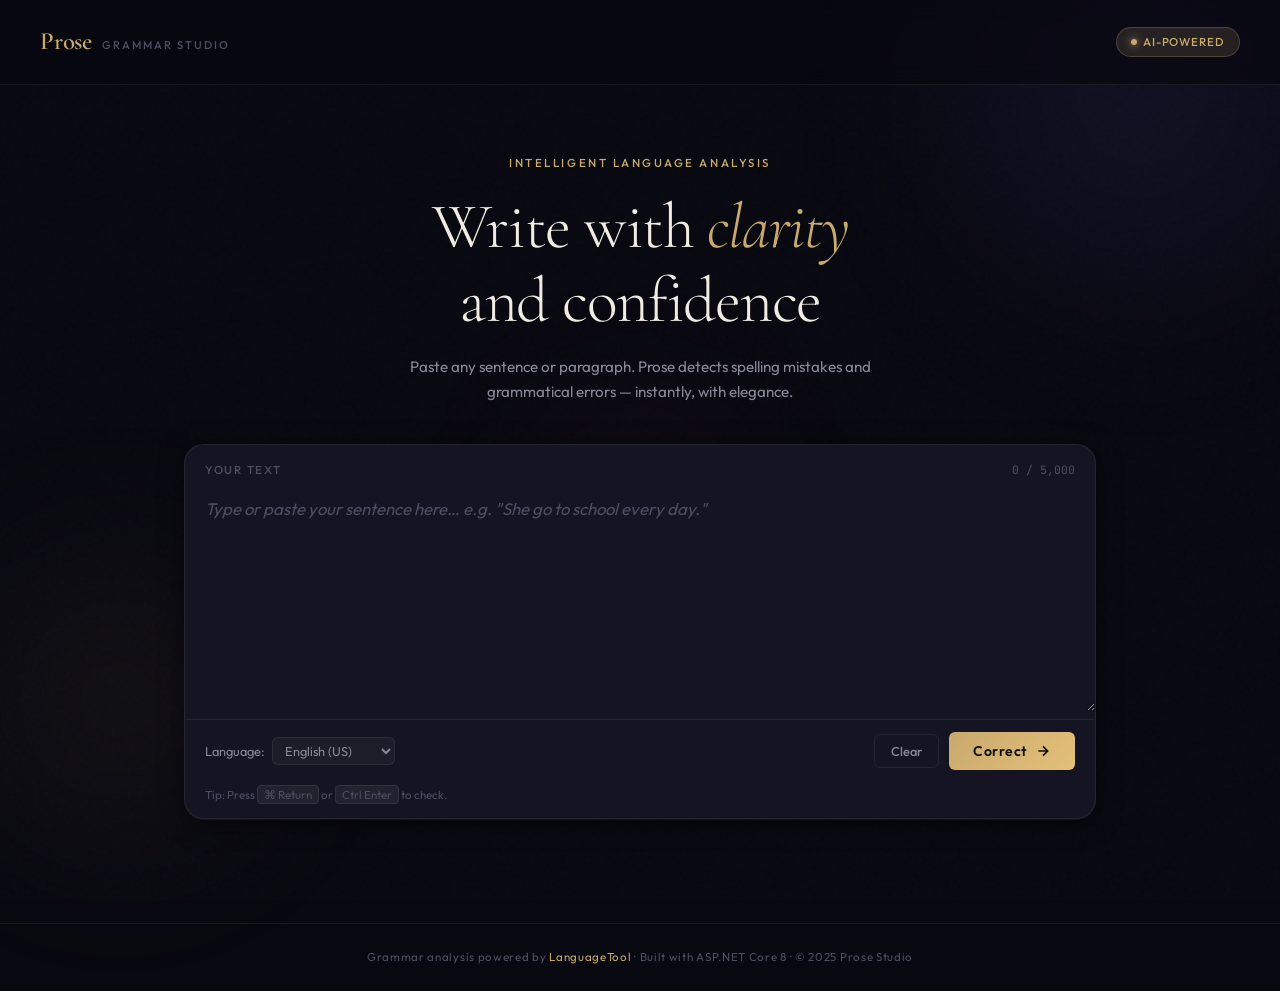
<file: index.html>
<!DOCTYPE html>
<html lang="en">
<head>
  <meta charset="UTF-8" />
  <meta name="viewport" content="width=device-width, initial-scale=1.0" />
  <title>Prose — AI Grammar Corrector</title>
  <meta name="description" content="Correct spelling and grammar with elegance. Powered by LanguageTool." />
  <link rel="stylesheet" href="/style.css" />
  <link rel="icon" type="image/svg+xml" href="data:image/svg+xml,
    <svg xmlns='http://www.w3.org/2000/svg' viewBox='0 0 32 32'>
      <text y='26' font-size='28'>✍</text>
    </svg>" />
</head>
<body>

  <!-- Ambient orbs -->
  <div class="ambient ambient-1" aria-hidden="true"></div>
  <div class="ambient ambient-2" aria-hidden="true"></div>
  <div class="ambient ambient-3" aria-hidden="true"></div>

  <div class="app-wrapper">

    <!-- ── Header ─────────────────────────────────────────────────────────── -->
    <header role="banner">
      <div class="logo">
        <span class="logo-mark">Prose</span>
        <span class="logo-sub">Grammar Studio</span>
      </div>
      <span class="header-badge" title="Powered by LanguageTool API">AI-Powered</span>
    </header>

    <!-- ── Hero ───────────────────────────────────────────────────────────── -->
    <section class="hero" aria-labelledby="heroTitle">
      <span class="hero-eyebrow">Intelligent Language Analysis</span>
      <h1 class="hero-title" id="heroTitle">
        Write with <em>clarity</em><br>and confidence
      </h1>
      <p class="hero-desc">
        Paste any sentence or paragraph. Prose detects spelling mistakes
        and grammatical errors — instantly, with elegance.
      </p>
    </section>

    <!-- ── Main content ───────────────────────────────────────────────────── -->
    <main class="content" aria-label="Grammar correction tool">

      <!-- Error banner (hidden by default) -->
      <div id="errorBanner" class="error-banner" role="alert" style="display:none;" aria-live="polite">
        <svg width="18" height="18" viewBox="0 0 24 24" fill="none" stroke="currentColor" stroke-width="2">
          <circle cx="12" cy="12" r="10"/><line x1="12" y1="8" x2="12" y2="12"/>
          <line x1="12" y1="16" x2="12.01" y2="16"/>
        </svg>
        <span id="errorMsg"></span>
      </div>

      <!-- ── Input card ──────────────────────────────────────────────────── -->
      <div class="card input-card" role="region" aria-label="Text input">
        <div class="card-label">
          <span class="card-label-text">Your Text</span>
          <span class="char-counter" id="charCounter" aria-live="polite">0 / 5,000</span>
        </div>

        <textarea
          id="inputText"
          aria-label="Enter text to check for grammar and spelling errors"
          placeholder="Type or paste your sentence here… e.g. &quot;She go to school every day.&quot;"
          autocomplete="off"
          autocorrect="off"
          autocapitalize="off"
          spellcheck="false"
          rows="7"
        ></textarea>

        <div class="input-actions">
          <div class="lang-selector">
            <label for="langSelect">Language:</label>
            <select id="langSelect" aria-label="Select language for grammar check">
              <option value="en-US">English (US)</option>
              <option value="en-GB">English (UK)</option>
              <option value="en-AU">English (AU)</option>
              <option value="de-DE">Deutsch</option>
              <option value="fr">Français</option>
              <option value="es">Español</option>
              <option value="pt-BR">Português (BR)</option>
              <option value="nl">Nederlands</option>
              <option value="it">Italiano</option>
              <option value="pl-PL">Polski</option>
            </select>
          </div>

          <div class="btn-group">
            <button class="btn-ghost" id="btnClear" type="button" aria-label="Clear text input">
              Clear
            </button>
            <button class="btn-correct" id="btnCorrect" type="button"
                    aria-label="Check text for grammar and spelling errors">
              Correct
              <svg width="16" height="16" viewBox="0 0 24 24" fill="none"
                   stroke="currentColor" stroke-width="2.5" aria-hidden="true">
                <path d="M5 12h14M12 5l7 7-7 7"/>
              </svg>
            </button>
          </div>
        </div>

        <p style="padding: 0 20px 14px; font-size:.72rem; color:var(--text-muted)">
          Tip: Press <kbd style="background:rgba(255,255,255,.06);border:1px solid var(--border);border-radius:4px;padding:1px 6px;font-family:inherit">⌘ Return</kbd>
          or <kbd style="background:rgba(255,255,255,.06);border:1px solid var(--border);border-radius:4px;padding:1px 6px;font-family:inherit">Ctrl Enter</kbd> to check.
        </p>
      </div>

      <!-- ── Results section ────────────────────────────────────────────── -->
      <section id="resultsSection" aria-label="Correction results" aria-live="polite">

        <!-- Stats bar -->
        <div class="stats-bar" id="statsBar" aria-label="Error statistics"></div>

        <!-- Main results grid -->
        <div class="results-grid">

          <!-- Left column: Original + Corrected panels -->
          <div>
            <div class="card" role="region" aria-label="Annotated original text">
              <div style="padding:16px 20px 0">
                <div class="panel-label">Original Text</div>
              </div>
              <div class="text-panel" id="originalPanel" role="presentation">
                <!-- Annotated text rendered here -->
              </div>

              <!-- Divider -->
              <div class="panel-divider" aria-hidden="true">
                <div class="panel-divider-line"></div>
                <span class="panel-divider-label">Auto-corrected</span>
                <div class="panel-divider-line"></div>
              </div>

              <div style="padding:14px 20px 4px">
                <div class="panel-label">Corrected Text</div>
              </div>
              <div class="corrected-text" id="correctedPanel" role="region"
                   aria-label="Auto-corrected text output">
                <!-- Corrected text rendered here -->
              </div>

              <div class="copy-row">
                <button class="btn-copy" id="btnCopy" type="button"
                        aria-label="Copy corrected text to clipboard">
                  <svg width="14" height="14" viewBox="0 0 24 24" fill="none"
                       stroke="currentColor" stroke-width="2" aria-hidden="true">
                    <rect x="9" y="9" width="13" height="13" rx="2"/>
                    <path d="M5 15H4a2 2 0 0 1-2-2V4a2 2 0 0 1 2-2h9a2 2 0 0 1 2 2v1"/>
                  </svg>
                  Copy corrected
                </button>
              </div>
            </div>
          </div>

          <!-- Right column: Issue sidebar -->
          <aside role="complementary" aria-label="List of detected issues">
            <div class="sidebar-title">Detected Issues</div>
            <div class="issue-list" id="issueList">
              <!-- Issue cards rendered here -->
            </div>
          </aside>

        </div>
      </section>

    </main>

    <!-- ── Footer ─────────────────────────────────────────────────────────── -->
    <footer role="contentinfo">
      Grammar analysis powered by <a href="https://languagetool.org" target="_blank"
        rel="noopener noreferrer">LanguageTool</a> ·
      Built with ASP.NET Core 8 · &copy; 2025 Prose Studio
    </footer>

  </div><!-- /.app-wrapper -->

  <script src="/app.js"></script>
</body>
</html>
</file>
<file: style.css>
/* ─────────────────────────────────────────────────────────────────────────────
   Grammar Corrector — Luxury Editorial Dark UI
   Palette: Deep charcoal + warm gold + coral red + soft violet
   Fonts   : Cormorant Garamond (display) · Outfit (body) · JetBrains Mono (code)
───────────────────────────────────────────────────────────────────────────── */

@import url('https://fonts.googleapis.com/css2?family=Cormorant+Garamond:ital,wght@0,300;0,400;0,500;0,600;1,300;1,400&family=Outfit:wght@300;400;500;600&family=JetBrains+Mono:wght@400;500&display=swap');

/* ── Custom properties ────────────────────────────────────────────────────── */
:root {
  --bg-base:       #080810;
  --bg-surface:    #0f0f1a;
  --bg-card:       #141422;
  --bg-input:      #0c0c18;
  --border:        rgba(255 255 255 / .07);
  --border-focus:  rgba(200 169 110 / .5);

  --gold:          #c8a96e;
  --gold-bright:   #e4c078;
  --gold-dim:      rgba(200 169 110 / .15);
  --gold-glow:     rgba(200 169 110 / .25);

  --text-primary:  #f0ece4;
  --text-secondary:#8a8797;
  --text-muted:    #504d61;

  --spelling:      #e85d75;
  --spelling-bg:   rgba(232 93 117 / .18);
  --spelling-glow: rgba(232 93 117 / .35);

  --grammar:       #7b6cf6;
  --grammar-bg:    rgba(123 108 246 / .18);
  --grammar-glow:  rgba(123 108 246 / .35);

  --style:         #44c5a6;
  --style-bg:      rgba(68 197 166 / .18);
  --style-glow:    rgba(68 197 166 / .35);

  --success:       #44c5a6;
  --error-text:    #e85d75;

  --radius-sm:     6px;
  --radius-md:     12px;
  --radius-lg:     20px;
  --radius-xl:     28px;

  --shadow-card:   0 4px 24px rgba(0 0 0 / .55), 0 1px 0 var(--border);
  --shadow-glow:   0 0 40px rgba(200 169 110 / .08);

  --transition:    240ms cubic-bezier(.4,0,.2,1);
}

/* ── Reset / Base ─────────────────────────────────────────────────────────── */
*, *::before, *::after { box-sizing: border-box; margin: 0; padding: 0; }

html { scroll-behavior: smooth; font-size: 16px; }

body {
  font-family: 'Outfit', sans-serif;
  background: var(--bg-base);
  color: var(--text-primary);
  min-height: 100vh;
  line-height: 1.6;
  -webkit-font-smoothing: antialiased;
  overflow-x: hidden;
}

/* ── Grain overlay ────────────────────────────────────────────────────────── */
body::before {
  content: '';
  position: fixed;
  inset: 0;
  background-image: url("data:image/svg+xml,%3Csvg viewBox='0 0 256 256' xmlns='http://www.w3.org/2000/svg'%3E%3Cfilter id='noise'%3E%3CfeTurbulence type='fractalNoise' baseFrequency='0.9' numOctaves='4' stitchTiles='stitch'/%3E%3C/filter%3E%3Crect width='100%25' height='100%25' filter='url(%23noise)' opacity='0.035'/%3E%3C/svg%3E");
  pointer-events: none;
  z-index: 0;
  opacity: .6;
}

/* ── Ambient gradient orbs ────────────────────────────────────────────────── */
.ambient {
  position: fixed;
  border-radius: 50%;
  filter: blur(80px);
  pointer-events: none;
  z-index: 0;
  animation: drift 18s ease-in-out infinite alternate;
}
.ambient-1 {
  width: 520px; height: 520px;
  background: radial-gradient(circle, rgba(123,108,246,.12) 0%, transparent 70%);
  top: -160px; right: -120px;
}
.ambient-2 {
  width: 400px; height: 400px;
  background: radial-gradient(circle, rgba(200,169,110,.09) 0%, transparent 70%);
  bottom: 0; left: -80px;
  animation-delay: -9s;
}
.ambient-3 {
  width: 300px; height: 300px;
  background: radial-gradient(circle, rgba(232,93,117,.07) 0%, transparent 70%);
  top: 40%; left: 50%;
  transform: translateX(-50%);
  animation-delay: -4s;
}

@keyframes drift {
  from { transform: translate(0,0) scale(1); }
  to   { transform: translate(30px, -20px) scale(1.05); }
}

/* ── Layout shell ─────────────────────────────────────────────────────────── */
.app-wrapper {
  position: relative;
  z-index: 1;
  min-height: 100vh;
  display: flex;
  flex-direction: column;
}

/* ── Header ───────────────────────────────────────────────────────────────── */
header {
  display: flex;
  align-items: center;
  justify-content: space-between;
  padding: 22px 40px;
  border-bottom: 1px solid var(--border);
  backdrop-filter: blur(12px);
  background: rgba(8 8 16 / .6);
  position: sticky; top: 0; z-index: 100;
}

.logo {
  display: flex;
  align-items: baseline;
  gap: 10px;
}

.logo-mark {
  font-family: 'Cormorant Garamond', serif;
  font-size: 1.55rem;
  font-weight: 600;
  letter-spacing: -.01em;
  color: var(--gold);
}

.logo-sub {
  font-size: .7rem;
  font-weight: 500;
  letter-spacing: .18em;
  text-transform: uppercase;
  color: var(--text-muted);
}

.header-badge {
  display: flex;
  align-items: center;
  gap: 6px;
  background: var(--gold-dim);
  border: 1px solid rgba(200 169 110 / .25);
  border-radius: 100px;
  padding: 5px 14px;
  font-size: .72rem;
  font-weight: 500;
  letter-spacing: .08em;
  text-transform: uppercase;
  color: var(--gold);
}

.header-badge::before {
  content: '';
  width: 6px; height: 6px;
  border-radius: 50%;
  background: var(--gold);
  box-shadow: 0 0 8px var(--gold);
  animation: pulse-dot 2s ease-in-out infinite;
}

@keyframes pulse-dot {
  0%,100% { opacity: 1; transform: scale(1); }
  50%      { opacity: .5; transform: scale(.8); }
}

/* ── Hero section ─────────────────────────────────────────────────────────── */
.hero {
  text-align: center;
  padding: 64px 20px 40px;
}

.hero-eyebrow {
  display: inline-block;
  font-size: .72rem;
  font-weight: 500;
  letter-spacing: .22em;
  text-transform: uppercase;
  color: var(--gold);
  margin-bottom: 18px;
  opacity: 0;
  animation: fadeUp .7s .1s forwards;
}

.hero-title {
  font-family: 'Cormorant Garamond', serif;
  font-size: clamp(2.4rem, 5vw, 4rem);
  font-weight: 300;
  line-height: 1.15;
  letter-spacing: -.02em;
  color: var(--text-primary);
  max-width: 680px;
  margin: 0 auto 18px;
  opacity: 0;
  animation: fadeUp .7s .2s forwards;
}

.hero-title em {
  font-style: italic;
  color: var(--gold);
}

.hero-desc {
  font-size: .95rem;
  color: var(--text-secondary);
  max-width: 480px;
  margin: 0 auto;
  opacity: 0;
  animation: fadeUp .7s .35s forwards;
}

@keyframes fadeUp {
  from { opacity: 0; transform: translateY(16px); }
  to   { opacity: 1; transform: translateY(0); }
}

/* ── Main content area ────────────────────────────────────────────────────── */
.content {
  flex: 1;
  max-width: 960px;
  width: 100%;
  margin: 0 auto;
  padding: 0 24px 80px;
  opacity: 0;
  animation: fadeUp .7s .45s forwards;
}

/* ── Card base ────────────────────────────────────────────────────────────── */
.card {
  background: var(--bg-card);
  border: 1px solid var(--border);
  border-radius: var(--radius-lg);
  box-shadow: var(--shadow-card);
  overflow: hidden;
}

/* ── Input card ───────────────────────────────────────────────────────────── */
.input-card {
  margin-bottom: 24px;
  transition: box-shadow var(--transition);
}

.input-card:focus-within {
  box-shadow: var(--shadow-card), 0 0 0 1px var(--border-focus), var(--shadow-glow);
  border-color: rgba(200 169 110 / .2);
}

.card-label {
  display: flex;
  align-items: center;
  justify-content: space-between;
  padding: 16px 20px 0;
}

.card-label-text {
  font-size: .72rem;
  font-weight: 500;
  letter-spacing: .15em;
  text-transform: uppercase;
  color: var(--text-muted);
}

.char-counter {
  font-family: 'JetBrains Mono', monospace;
  font-size: .72rem;
  color: var(--text-muted);
  transition: color var(--transition);
}

.char-counter.warn { color: #e8a85d; }
.char-counter.over { color: var(--spelling); }

textarea#inputText {
  width: 100%;
  min-height: 180px;
  padding: 16px 20px;
  background: transparent;
  border: none;
  outline: none;
  resize: vertical;
  font-family: 'Outfit', sans-serif;
  font-size: 1.05rem;
  line-height: 1.7;
  color: var(--text-primary);
  caret-color: var(--gold);
}

textarea#inputText::placeholder {
  color: var(--text-muted);
  font-style: italic;
}

/* Scrollbar styling */
textarea#inputText::-webkit-scrollbar { width: 4px; }
textarea#inputText::-webkit-scrollbar-track { background: transparent; }
textarea#inputText::-webkit-scrollbar-thumb { background: var(--border); border-radius: 2px; }

/* ── Input actions bar ────────────────────────────────────────────────────── */
.input-actions {
  display: flex;
  align-items: center;
  justify-content: space-between;
  padding: 12px 20px 16px;
  border-top: 1px solid var(--border);
  gap: 12px;
}

.lang-selector {
  display: flex;
  align-items: center;
  gap: 8px;
  font-size: .8rem;
  color: var(--text-secondary);
}

.lang-selector select {
  background: rgba(255 255 255 / .04);
  border: 1px solid var(--border);
  border-radius: var(--radius-sm);
  color: var(--text-secondary);
  font-family: 'Outfit', sans-serif;
  font-size: .8rem;
  padding: 4px 8px;
  outline: none;
  cursor: pointer;
  transition: border-color var(--transition);
}

.lang-selector select:focus { border-color: var(--border-focus); }
.lang-selector select option { background: var(--bg-card); }

.btn-group { display: flex; gap: 10px; align-items: center; }

/* Ghost button */
.btn-ghost {
  background: none;
  border: 1px solid var(--border);
  border-radius: var(--radius-sm);
  color: var(--text-secondary);
  font-family: 'Outfit', sans-serif;
  font-size: .8rem;
  font-weight: 500;
  padding: 8px 16px;
  cursor: pointer;
  transition: all var(--transition);
}

.btn-ghost:hover {
  border-color: rgba(255 255 255 / .2);
  color: var(--text-primary);
  background: rgba(255 255 255 / .04);
}

/* Primary correct button */
.btn-correct {
  display: flex;
  align-items: center;
  gap: 8px;
  background: linear-gradient(135deg, #c8a96e 0%, #e4c078 50%, #b8945a 100%);
  background-size: 200% 200%;
  border: none;
  border-radius: var(--radius-sm);
  color: #0f0e09;
  font-family: 'Outfit', sans-serif;
  font-size: .88rem;
  font-weight: 600;
  letter-spacing: .04em;
  padding: 10px 24px;
  cursor: pointer;
  transition: all var(--transition);
  position: relative;
  overflow: hidden;
}

.btn-correct::after {
  content: '';
  position: absolute;
  inset: 0;
  background: linear-gradient(135deg, transparent 40%, rgba(255 255 255 / .2) 100%);
  opacity: 0;
  transition: opacity var(--transition);
}

.btn-correct:hover {
  transform: translateY(-1px);
  box-shadow: 0 6px 24px rgba(200 169 110 / .4);
}

.btn-correct:hover::after { opacity: 1; }

.btn-correct:active {
  transform: translateY(0);
  box-shadow: 0 2px 8px rgba(200 169 110 / .3);
}

.btn-correct:disabled {
  opacity: .5;
  cursor: not-allowed;
  transform: none;
  box-shadow: none;
}

.btn-correct svg { transition: transform var(--transition); }
.btn-correct:hover svg { transform: translateX(2px); }

/* ── Loading state ────────────────────────────────────────────────────────── */
.spinner {
  width: 16px; height: 16px;
  border: 2px solid rgba(15 14 9 / .3);
  border-top-color: #0f0e09;
  border-radius: 50%;
  animation: spin .6s linear infinite;
}

@keyframes spin {
  to { transform: rotate(360deg); }
}

/* ── Results section ──────────────────────────────────────────────────────── */
#resultsSection {
  display: none;
  animation: fadeUp .5s forwards;
}

#resultsSection.visible { display: block; }

/* ── Stats bar ────────────────────────────────────────────────────────────── */
.stats-bar {
  display: flex;
  align-items: center;
  gap: 16px;
  margin-bottom: 20px;
  flex-wrap: wrap;
}

.stat-chip {
  display: flex;
  align-items: center;
  gap: 7px;
  border-radius: 100px;
  padding: 6px 14px;
  font-size: .78rem;
  font-weight: 500;
  border: 1px solid transparent;
}

.stat-chip .dot {
  width: 8px; height: 8px;
  border-radius: 50%;
}

.stat-chip.spelling {
  background: var(--spelling-bg);
  border-color: rgba(232 93 117 / .25);
  color: var(--spelling);
}
.stat-chip.spelling .dot { background: var(--spelling); box-shadow: 0 0 8px var(--spelling); }

.stat-chip.grammar {
  background: var(--grammar-bg);
  border-color: rgba(123 108 246 / .25);
  color: var(--grammar);
}
.stat-chip.grammar .dot { background: var(--grammar); box-shadow: 0 0 8px var(--grammar); }

.stat-chip.style {
  background: var(--style-bg);
  border-color: rgba(68 197 166 / .25);
  color: var(--style);
}
.stat-chip.style .dot { background: var(--style); box-shadow: 0 0 8px var(--style); }

.stat-chip.perfect {
  background: rgba(68 197 166 / .1);
  border-color: rgba(68 197 166 / .25);
  color: var(--style);
}

.stat-separator {
  flex: 1;
  height: 1px;
  background: var(--border);
}

/* ── Two-column results layout ────────────────────────────────────────────── */
.results-grid {
  display: grid;
  grid-template-columns: 1fr 320px;
  gap: 20px;
  align-items: start;
}

@media (max-width: 720px) {
  .results-grid { grid-template-columns: 1fr; }
}

/* ── Original + Corrected panels ──────────────────────────────────────────── */
.panel-label {
  font-size: .68rem;
  font-weight: 500;
  letter-spacing: .18em;
  text-transform: uppercase;
  color: var(--text-muted);
  margin-bottom: 8px;
}

.text-panel {
  padding: 20px;
  font-size: 1rem;
  line-height: 1.8;
}

/* Highlighted error within the original text */
.error-highlight {
  position: relative;
  cursor: pointer;
  border-radius: 2px;
  padding: 0 1px;
  transition: all var(--transition);
}

.error-highlight.spelling {
  background: var(--spelling-bg);
  box-shadow: 0 2px 0 var(--spelling);
  color: var(--spelling);
}

.error-highlight.grammar {
  background: var(--grammar-bg);
  box-shadow: 0 2px 0 var(--grammar);
  color: var(--grammar);
}

.error-highlight.style {
  background: var(--style-bg);
  box-shadow: 0 2px 0 var(--style);
  color: var(--style);
}

/* Tooltip */
.error-highlight .tooltip {
  display: none;
  position: absolute;
  bottom: calc(100% + 8px);
  left: 50%;
  transform: translateX(-50%);
  background: var(--bg-card);
  border: 1px solid var(--border);
  border-radius: var(--radius-md);
  padding: 12px 14px;
  min-width: 200px;
  max-width: 280px;
  box-shadow: 0 8px 32px rgba(0 0 0 / .6);
  z-index: 200;
  text-align: left;
  pointer-events: none;
}

.error-highlight:hover .tooltip { display: block; }

.tooltip-type {
  font-size: .65rem;
  font-weight: 600;
  letter-spacing: .12em;
  text-transform: uppercase;
  margin-bottom: 5px;
}

.tooltip-type.spelling { color: var(--spelling); }
.tooltip-type.grammar  { color: var(--grammar); }
.tooltip-type.style    { color: var(--style); }

.tooltip-msg {
  font-size: .82rem;
  color: var(--text-primary);
  line-height: 1.5;
  margin-bottom: 8px;
}

.tooltip-suggestion {
  display: inline-flex;
  align-items: center;
  gap: 5px;
  font-family: 'JetBrains Mono', monospace;
  font-size: .78rem;
  background: rgba(200 169 110 / .1);
  border: 1px solid rgba(200 169 110 / .2);
  border-radius: var(--radius-sm);
  padding: 3px 8px;
  color: var(--gold);
}

.tooltip-suggestion::before {
  content: '→';
  font-family: 'Outfit', sans-serif;
}

/* Panel divider */
.panel-divider {
  display: flex;
  align-items: center;
  gap: 12px;
  padding: 8px 20px;
  border-top: 1px solid var(--border);
  border-bottom: 1px solid var(--border);
}

.panel-divider-label {
  font-size: .68rem;
  font-weight: 500;
  letter-spacing: .18em;
  text-transform: uppercase;
  color: var(--text-muted);
  white-space: nowrap;
}

.panel-divider-line { flex: 1; height: 1px; background: var(--border); }

.corrected-text {
  font-family: 'JetBrains Mono', monospace;
  font-size: .92rem;
  line-height: 1.85;
  color: var(--text-primary);
  padding: 20px;
}

/* Corrections in the corrected text */
.corrected-word {
  color: var(--gold);
  background: var(--gold-dim);
  border-radius: 2px;
  padding: 0 2px;
  font-weight: 500;
}

/* ── Copy button ──────────────────────────────────────────────────────────── */
.copy-row {
  display: flex;
  justify-content: flex-end;
  padding: 10px 16px 14px;
  border-top: 1px solid var(--border);
}

.btn-copy {
  display: flex;
  align-items: center;
  gap: 6px;
  background: none;
  border: 1px solid var(--border);
  border-radius: var(--radius-sm);
  color: var(--text-secondary);
  font-family: 'Outfit', sans-serif;
  font-size: .78rem;
  font-weight: 500;
  padding: 6px 14px;
  cursor: pointer;
  transition: all var(--transition);
}

.btn-copy:hover {
  border-color: var(--gold);
  color: var(--gold);
}

.btn-copy.copied {
  border-color: var(--success);
  color: var(--success);
}

/* ── Sidebar: Issue list ──────────────────────────────────────────────────── */
.sidebar-title {
  font-size: .68rem;
  font-weight: 500;
  letter-spacing: .18em;
  text-transform: uppercase;
  color: var(--text-muted);
  margin-bottom: 12px;
}

.issue-list {
  display: flex;
  flex-direction: column;
  gap: 10px;
}

.issue-card {
  background: var(--bg-surface);
  border: 1px solid var(--border);
  border-radius: var(--radius-md);
  padding: 13px 14px;
  cursor: pointer;
  transition: all var(--transition);
  border-left: 3px solid transparent;
}

.issue-card:hover {
  border-color: var(--border-focus);
  background: rgba(200 169 110 / .04);
}

.issue-card.spelling  { border-left-color: var(--spelling); }
.issue-card.grammar   { border-left-color: var(--grammar);  }
.issue-card.style     { border-left-color: var(--style);    }

.issue-header {
  display: flex;
  align-items: center;
  justify-content: space-between;
  margin-bottom: 5px;
}

.issue-word {
  font-family: 'JetBrains Mono', monospace;
  font-size: .85rem;
  font-weight: 500;
}

.issue-word.spelling { color: var(--spelling); }
.issue-word.grammar  { color: var(--grammar);  }
.issue-word.style    { color: var(--style);    }

.issue-tag {
  font-size: .6rem;
  font-weight: 600;
  letter-spacing: .1em;
  text-transform: uppercase;
  padding: 2px 7px;
  border-radius: 100px;
}

.issue-tag.spelling { background: var(--spelling-bg); color: var(--spelling); }
.issue-tag.grammar  { background: var(--grammar-bg);  color: var(--grammar);  }
.issue-tag.style    { background: var(--style-bg);    color: var(--style);    }

.issue-msg {
  font-size: .8rem;
  color: var(--text-secondary);
  line-height: 1.45;
  margin-bottom: 8px;
}

.issue-fix {
  display: flex;
  align-items: center;
  gap: 6px;
  font-size: .75rem;
  color: var(--text-muted);
}

.issue-fix-word {
  font-family: 'JetBrains Mono', monospace;
  background: var(--gold-dim);
  border: 1px solid rgba(200 169 110 / .2);
  border-radius: var(--radius-sm);
  padding: 1px 7px;
  color: var(--gold);
  font-size: .78rem;
}

/* ── Perfect state ────────────────────────────────────────────────────────── */
.perfect-banner {
  display: flex;
  align-items: center;
  gap: 16px;
  background: rgba(68 197 166 / .07);
  border: 1px solid rgba(68 197 166 / .2);
  border-radius: var(--radius-md);
  padding: 18px 22px;
}

.perfect-icon {
  width: 40px; height: 40px;
  background: rgba(68 197 166 / .15);
  border-radius: 50%;
  display: flex;
  align-items: center;
  justify-content: center;
  flex-shrink: 0;
  font-size: 1.2rem;
}

.perfect-text strong {
  display: block;
  font-size: .95rem;
  color: var(--style);
  margin-bottom: 2px;
}

.perfect-text span {
  font-size: .82rem;
  color: var(--text-secondary);
}

/* ── Error state ──────────────────────────────────────────────────────────── */
.error-banner {
  display: flex;
  align-items: center;
  gap: 12px;
  background: rgba(232 93 117 / .08);
  border: 1px solid rgba(232 93 117 / .2);
  border-radius: var(--radius-md);
  padding: 16px 18px;
  color: var(--spelling);
  font-size: .88rem;
  margin-bottom: 20px;
}

.error-banner svg { flex-shrink: 0; }

/* ── Footer ───────────────────────────────────────────────────────────────── */
footer {
  text-align: center;
  padding: 24px;
  border-top: 1px solid var(--border);
  font-size: .72rem;
  color: var(--text-muted);
  letter-spacing: .06em;
}

footer a {
  color: var(--gold);
  text-decoration: none;
}

footer a:hover { text-decoration: underline; }

/* ── Skeleton loading ─────────────────────────────────────────────────────── */
.skeleton {
  background: linear-gradient(90deg,
    rgba(255 255 255 / .04) 25%,
    rgba(255 255 255 / .08) 50%,
    rgba(255 255 255 / .04) 75%);
  background-size: 200% 100%;
  animation: shimmer 1.4s infinite;
  border-radius: var(--radius-sm);
  height: 14px;
  margin-bottom: 10px;
}

@keyframes shimmer {
  to { background-position: -200% 0; }
}

/* ── Responsive tweaks ────────────────────────────────────────────────────── */
@media (max-width: 640px) {
  header { padding: 16px 20px; }
  .logo-sub { display: none; }
  .hero { padding: 40px 20px 28px; }
  .content { padding: 0 16px 60px; }
  .input-actions { flex-direction: column; align-items: stretch; }
  .btn-correct { justify-content: center; }
  .lang-selector { justify-content: center; }
}

/* ── Scrollbar (global) ───────────────────────────────────────────────────── */
::-webkit-scrollbar { width: 6px; }
::-webkit-scrollbar-track { background: var(--bg-base); }
::-webkit-scrollbar-thumb { background: rgba(255 255 255 / .1); border-radius: 3px; }
</file>
